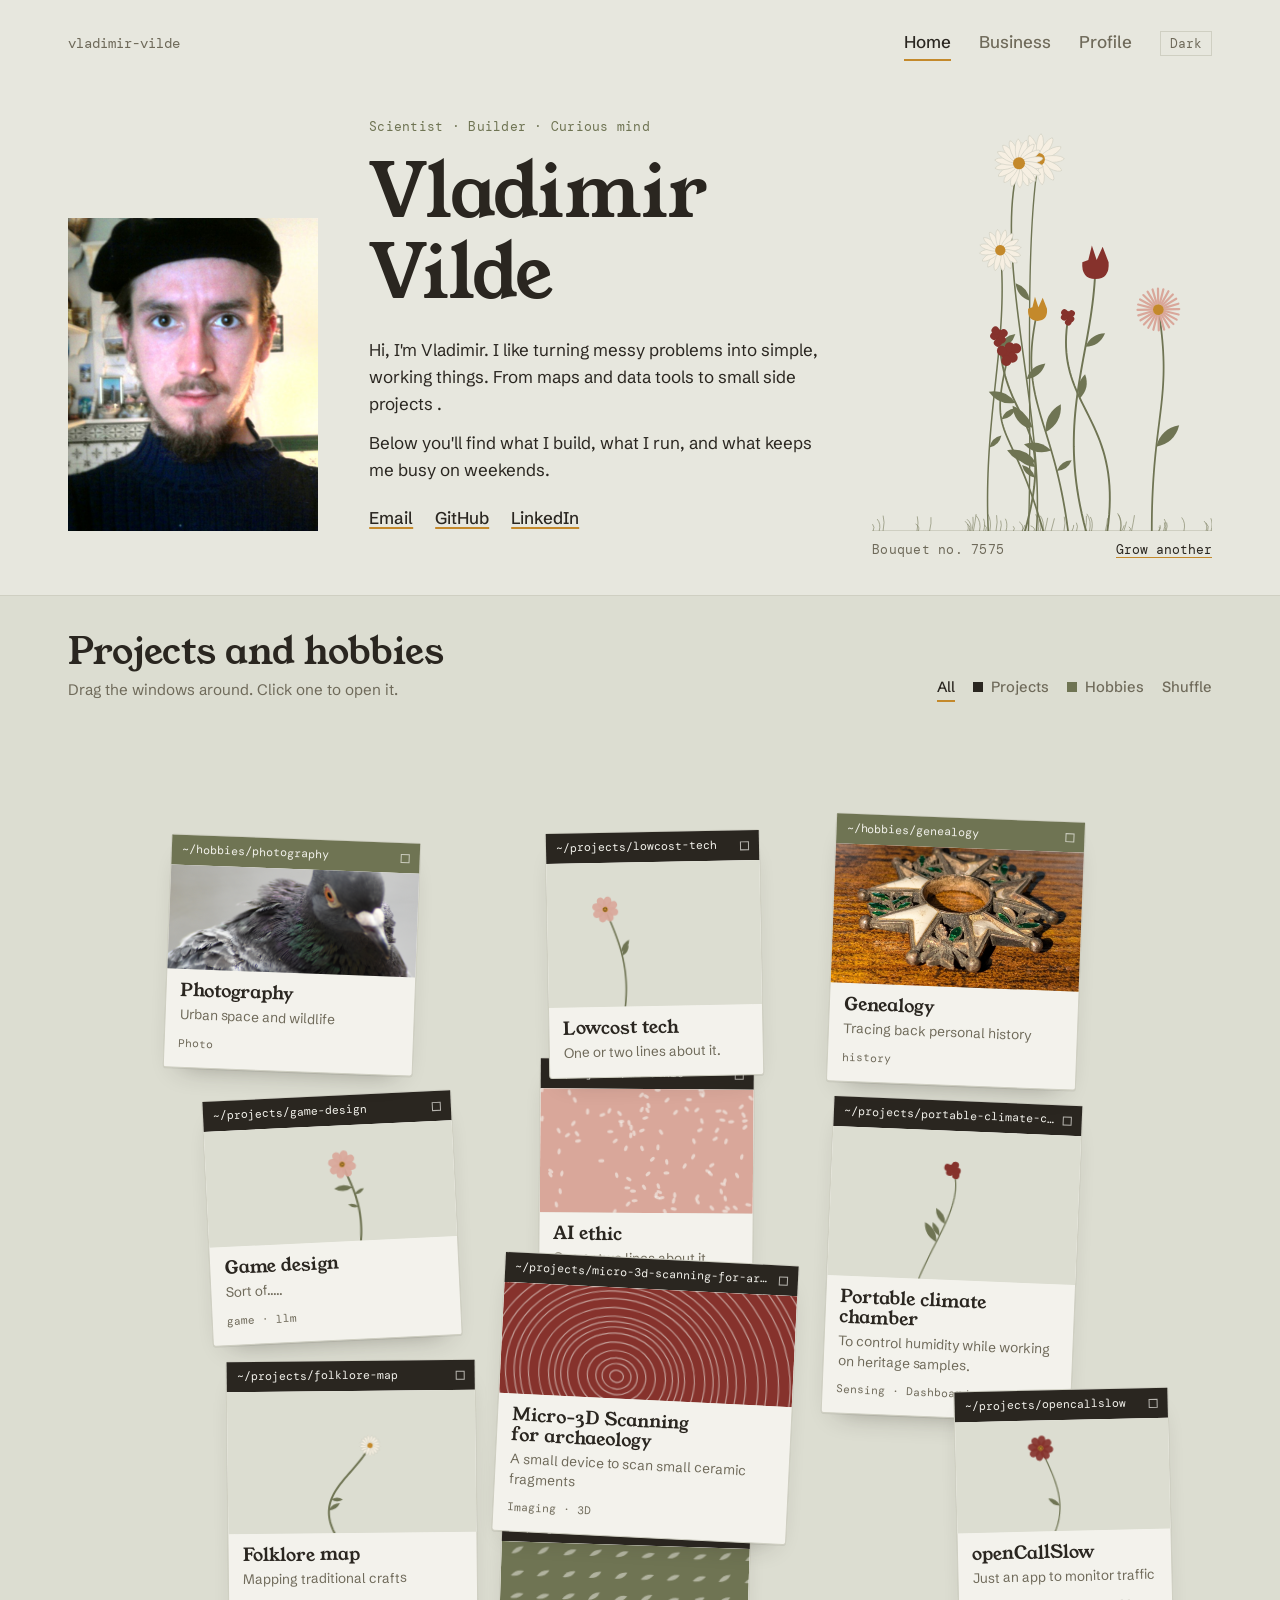
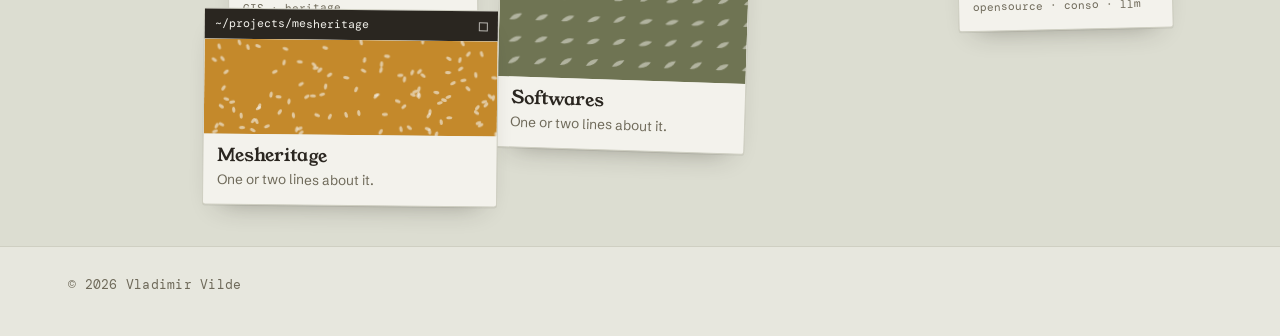
<file: index.html>
<!DOCTYPE html>
<html lang="en">
<head>
  <meta charset="utf-8">
  <meta name="viewport" content="width=device-width, initial-scale=1">
  <title>Vladimir Vilde</title>
  <meta name="description" content="Projects, hobbies and business of Vladimir Vilde.">
  <link rel="icon" href="assets/img/photo.svg">
  <link rel="preconnect" href="https://fonts.googleapis.com">
  <link rel="preconnect" href="https://fonts.gstatic.com" crossorigin>
  <link href="https://fonts.googleapis.com/css2?family=Young+Serif&family=Schibsted+Grotesk:wght@400;500;600&family=DM+Mono:wght@400;500&display=swap" rel="stylesheet">
  <link rel="stylesheet" href="assets/css/style.css?v=10">
  <script>try { if (localStorage.getItem("theme") === "dark") document.documentElement.dataset.theme = "dark"; } catch (e) {}</script>
</head>
<body>
  <header class="site-header">
    <div class="wrap">
      <a class="brand" href="index.html">vladimir-vilde</a>
      <div class="nav">
      <nav class="tabs">
        <a href="index.html" aria-current="page">Home</a>
        <a href="business.html">Business</a>
        <a href="profile.html">Profile</a>
      </nav>
      <button class="theme-toggle" id="theme-toggle" type="button">Dark</button>
      </div>
    </div>
  </header>

  <main>
    <section class="wrap hero" id="hero"></section>

    <section class="gallery" aria-labelledby="gallery-title">
      <div class="wrap gallery-head">
        <div>
          <h2 id="gallery-title">Projects and hobbies</h2>
          <p>Drag the windows around. Click one to open it.</p>
        </div>
        <div class="controls">
          <button class="filter" data-filter="all" aria-pressed="true">All</button>
          <button class="filter" data-filter="project" aria-pressed="false"><i class="swatch project"></i>Projects</button>
          <button class="filter" data-filter="hobby" aria-pressed="false"><i class="swatch hobby"></i>Hobbies</button>
          <button class="filter" id="shuffle">Shuffle</button>
        </div>
      </div>
      <div class="desktop" id="desktop"></div>
    </section>
  </main>

  <footer class="site-footer">
    <div class="wrap mono">
      <span>&copy; <span id="year"></span> <span data-name></span></span>
    </div>
  </footer>

  <script src="assets/js/data.js?v=11"></script>
  <script src="assets/js/garden.js?v=8"></script>
  <script src="assets/js/site.js?v=8"></script>
</body>
</html>
</file>
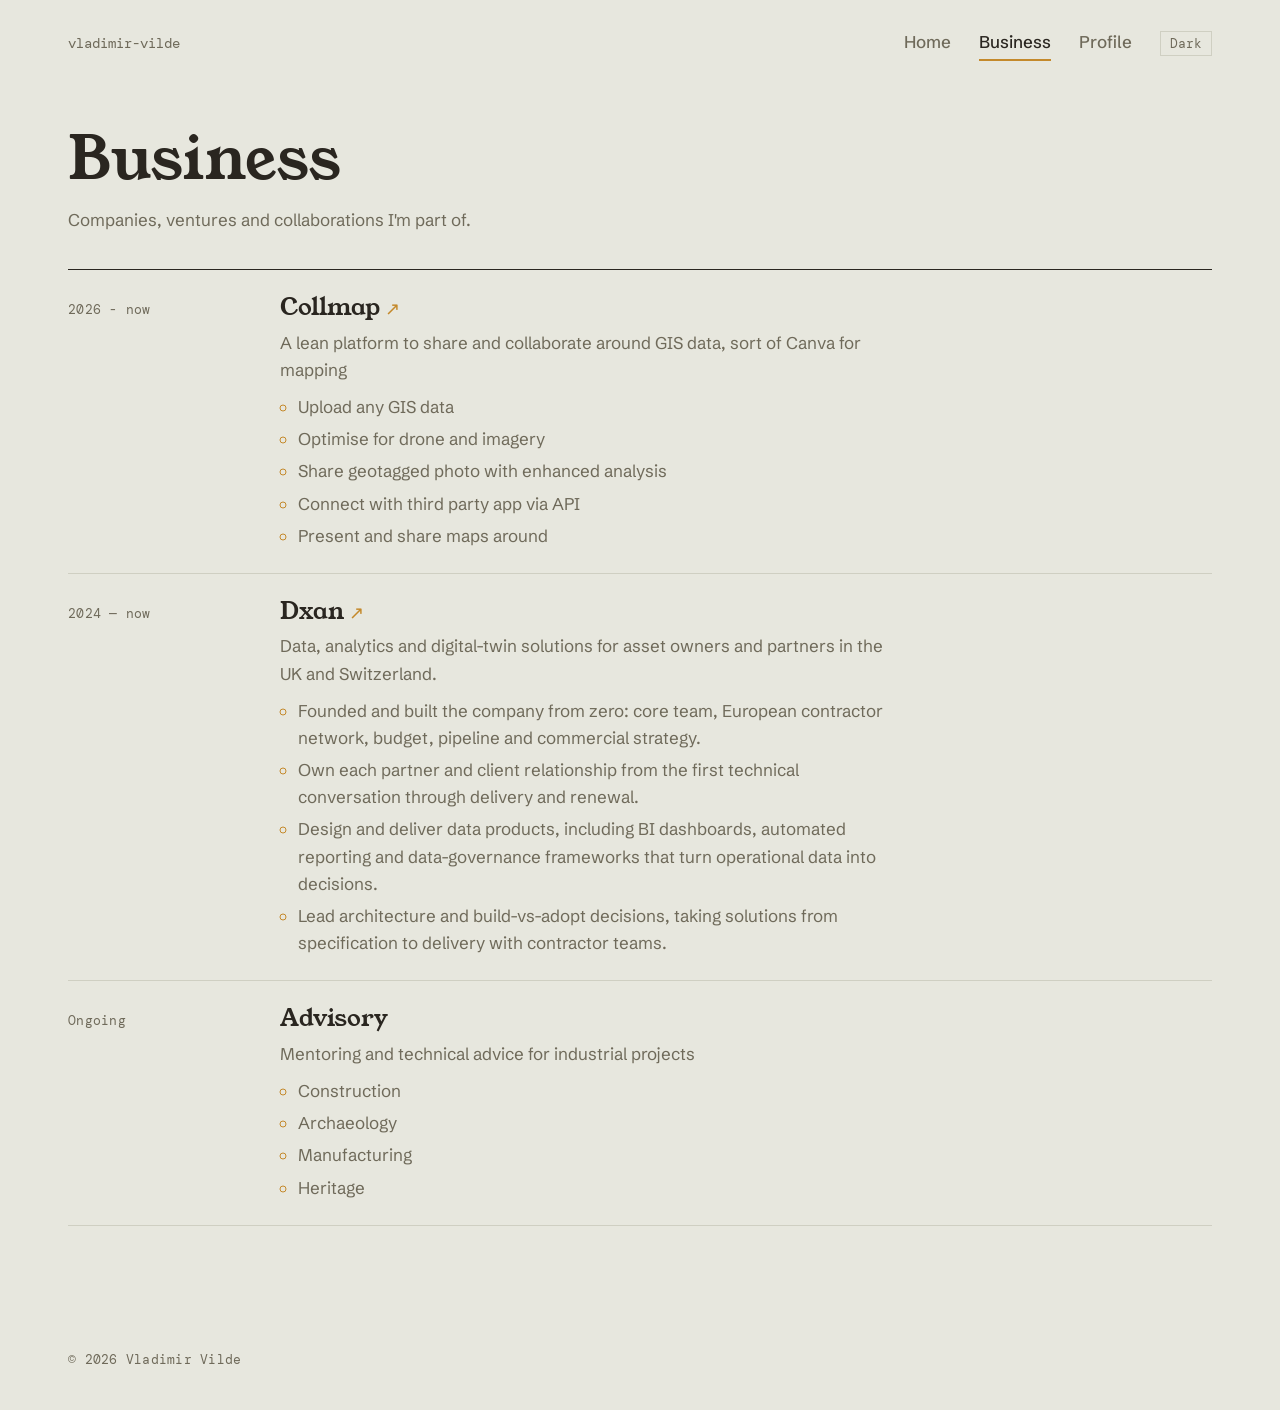
<file: business.html>
<!DOCTYPE html>
<html lang="en">
<head>
  <meta charset="utf-8">
  <meta name="viewport" content="width=device-width, initial-scale=1">
  <title>Business - Vladimir Vilde</title>
  <meta name="description" content="Companies and ventures.">
  <link rel="icon" href="assets/img/photo.svg">
  <link rel="preconnect" href="https://fonts.googleapis.com">
  <link rel="preconnect" href="https://fonts.gstatic.com" crossorigin>
  <link href="https://fonts.googleapis.com/css2?family=Young+Serif&family=Schibsted+Grotesk:wght@400;500;600&family=DM+Mono:wght@400;500&display=swap" rel="stylesheet">
  <link rel="stylesheet" href="assets/css/style.css?v=10">
  <script>try { if (localStorage.getItem("theme") === "dark") document.documentElement.dataset.theme = "dark"; } catch (e) {}</script>
</head>
<body>
  <header class="site-header">
    <div class="wrap">
      <a class="brand" href="index.html">vladimir-vilde</a>
      <div class="nav">
      <nav class="tabs">
        <a href="index.html">Home</a>
        <a href="business.html" aria-current="page">Business</a>
        <a href="profile.html">Profile</a>
      </nav>
      <button class="theme-toggle" id="theme-toggle" type="button">Dark</button>
      </div>
    </div>
  </header>

  <main class="wrap">
    <section class="page-head" data-page="business">
      <h1>Business</h1>
      <p>Companies, ventures and collaborations I'm part of.</p>
    </section>
    <ul class="ledger" id="list" data-source="business"></ul>
  </main>

  <footer class="site-footer">
    <div class="wrap mono">
      <span>&copy; <span id="year"></span> <span data-name></span></span>
    </div>
  </footer>

  <script src="assets/js/data.js?v=11"></script>
  <script src="assets/js/garden.js?v=8"></script>
  <script src="assets/js/site.js?v=8"></script>
</body>
</html>
</file>
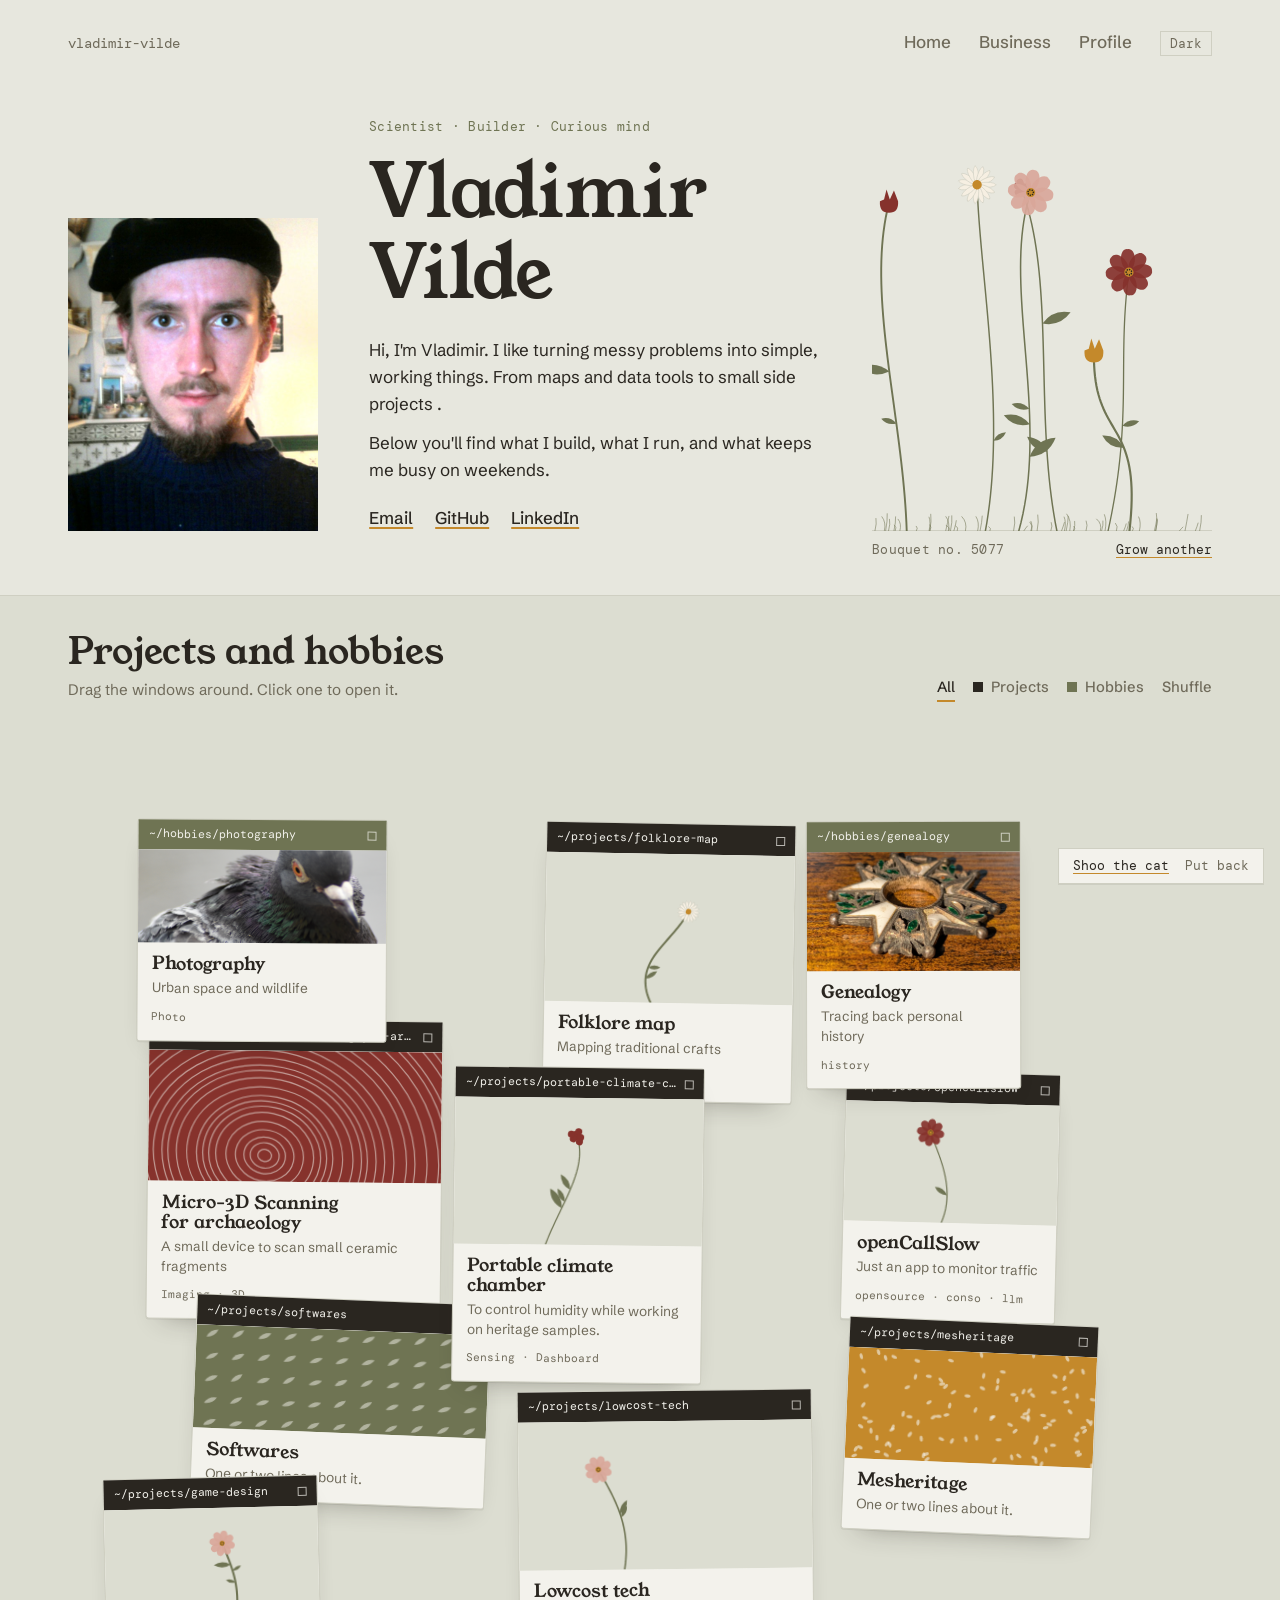
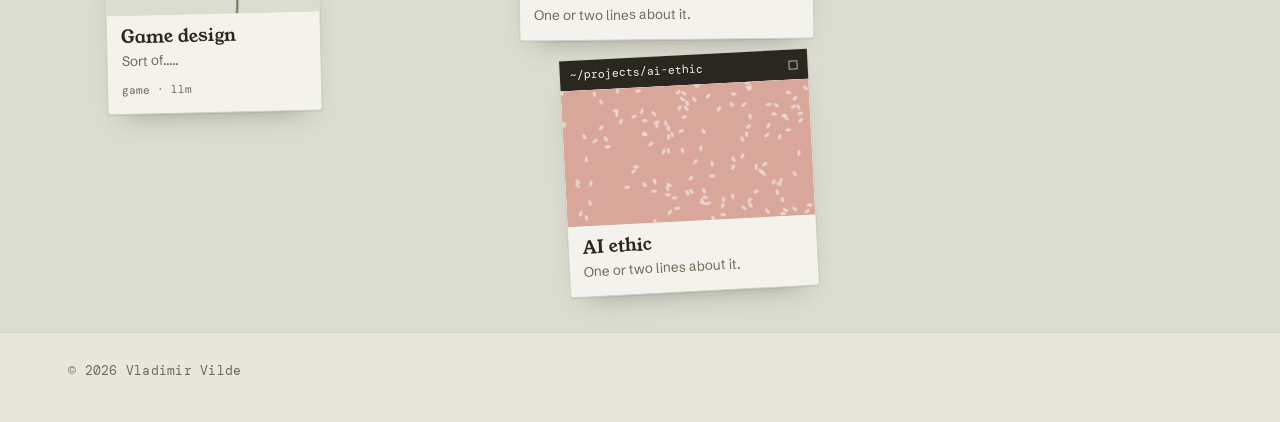
<file: cat.html>
<!DOCTYPE html>
<html lang="en">
<head>
  <meta charset="utf-8">
  <meta name="viewport" content="width=device-width, initial-scale=1">
  <title>Cat - Vladimir Vilde</title>
  <meta name="description" content="Experiment: a cat knocks the home page off the screen.">
  <meta name="robots" content="noindex">
  <link rel="icon" href="assets/img/photo.svg">
  <link rel="preconnect" href="https://fonts.googleapis.com">
  <link rel="preconnect" href="https://fonts.gstatic.com" crossorigin>
  <link href="https://fonts.googleapis.com/css2?family=Young+Serif&family=Schibsted+Grotesk:wght@400;500;600&family=DM+Mono:wght@400;500&display=swap" rel="stylesheet">
  <link rel="stylesheet" href="assets/css/style.css?v=10">
  <script>try { if (localStorage.getItem("theme") === "dark") document.documentElement.dataset.theme = "dark"; } catch (e) {}</script>
</head>
<body>
  <header class="site-header">
    <div class="wrap">
      <a class="brand" href="index.html">vladimir-vilde</a>
      <div class="nav">
      <nav class="tabs">
        <a href="index.html">Home</a>
        <a href="business.html">Business</a>
        <a href="profile.html">Profile</a>
      </nav>
      <button class="theme-toggle" id="theme-toggle" type="button">Dark</button>
      </div>
    </div>
  </header>

  <main>
    <section class="wrap hero" id="hero"></section>

    <section class="gallery" aria-labelledby="gallery-title">
      <div class="wrap gallery-head">
        <div>
          <h2 id="gallery-title">Projects and hobbies</h2>
          <p>Drag the windows around. Click one to open it.</p>
        </div>
        <div class="controls">
          <button class="filter" data-filter="all" aria-pressed="true">All</button>
          <button class="filter" data-filter="project" aria-pressed="false"><i class="swatch project"></i>Projects</button>
          <button class="filter" data-filter="hobby" aria-pressed="false"><i class="swatch hobby"></i>Hobbies</button>
          <button class="filter" id="shuffle">Shuffle</button>
        </div>
      </div>
      <div class="desktop" id="desktop"></div>
    </section>
  </main>

  <footer class="site-footer">
    <div class="wrap mono">
      <span>&copy; <span id="year"></span> <span data-name></span></span>
    </div>
  </footer>

  <script src="assets/js/data.js?v=11"></script>
  <script src="assets/js/garden.js?v=8"></script>
  <script src="assets/js/site.js?v=8"></script>
  <script src="assets/js/cat.js?v=1"></script>
  <script>window.PageCat.init();</script>
</body>
</html>
</file>
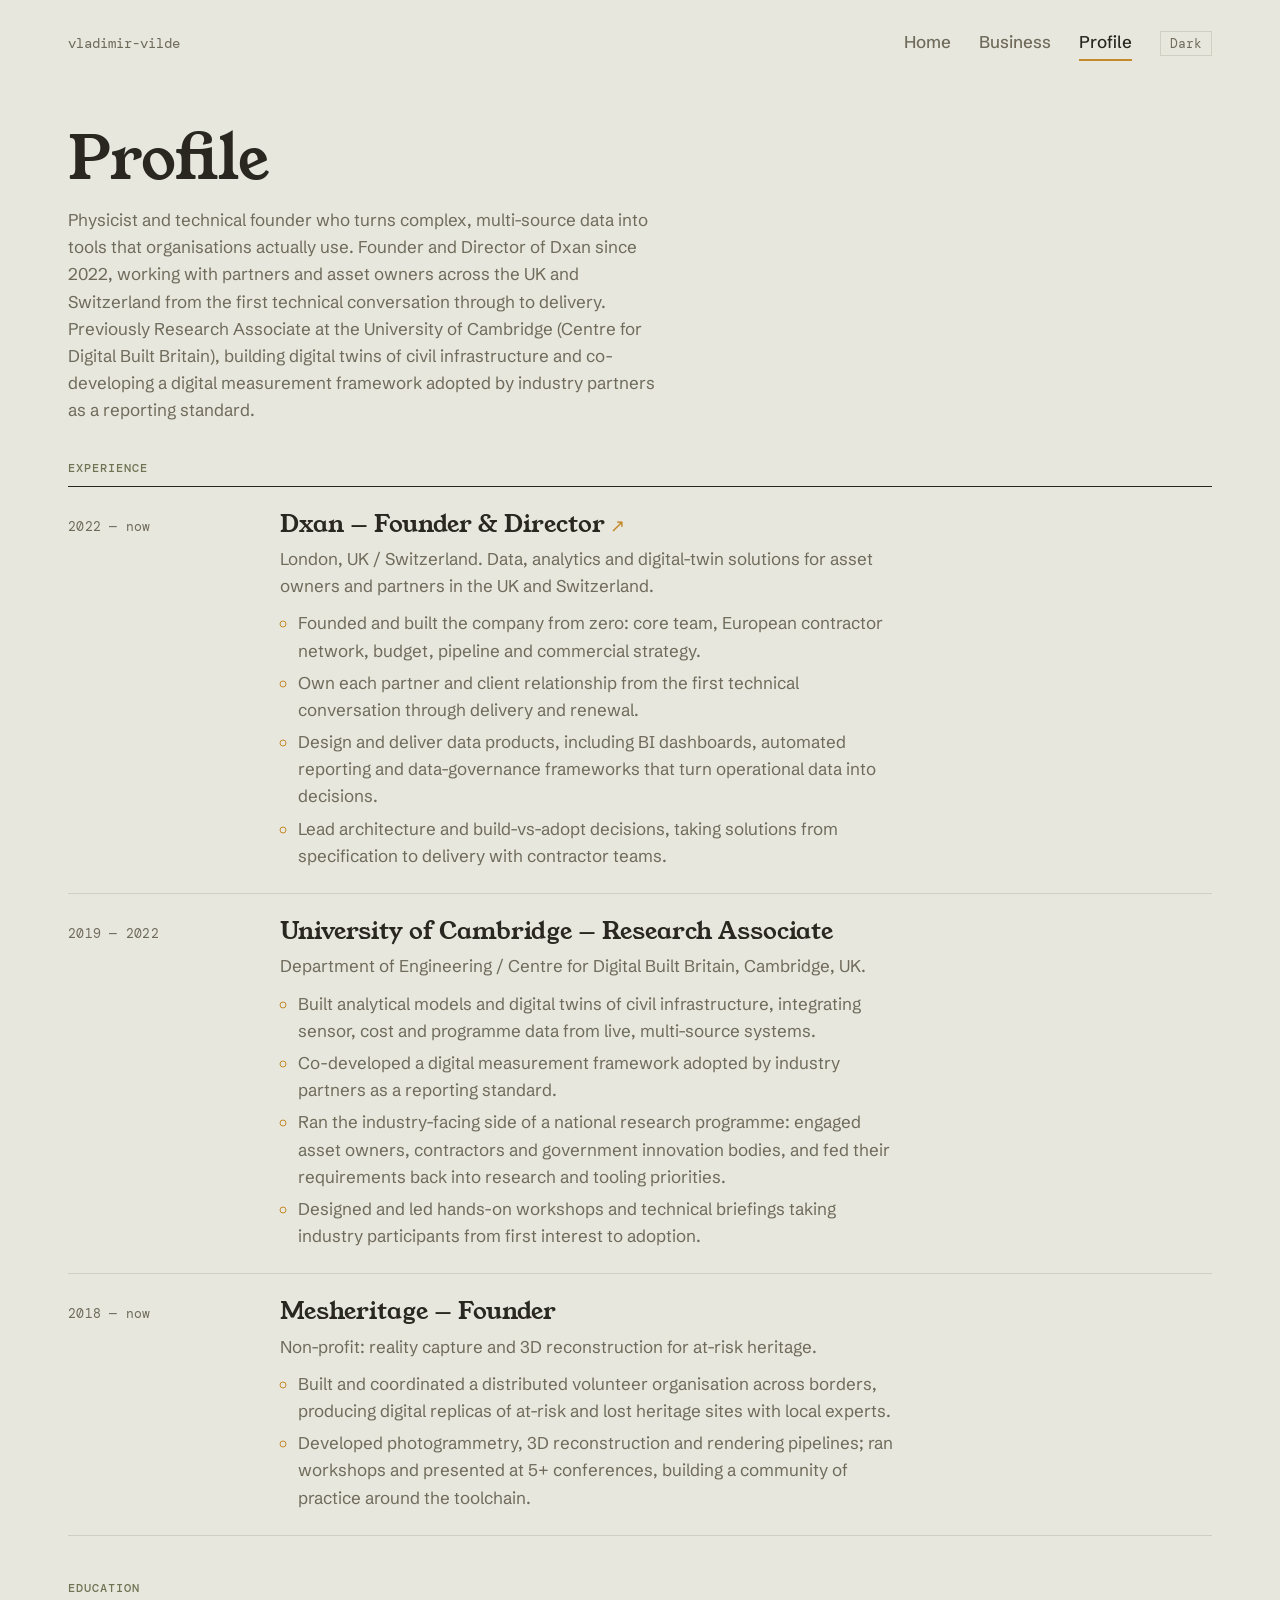
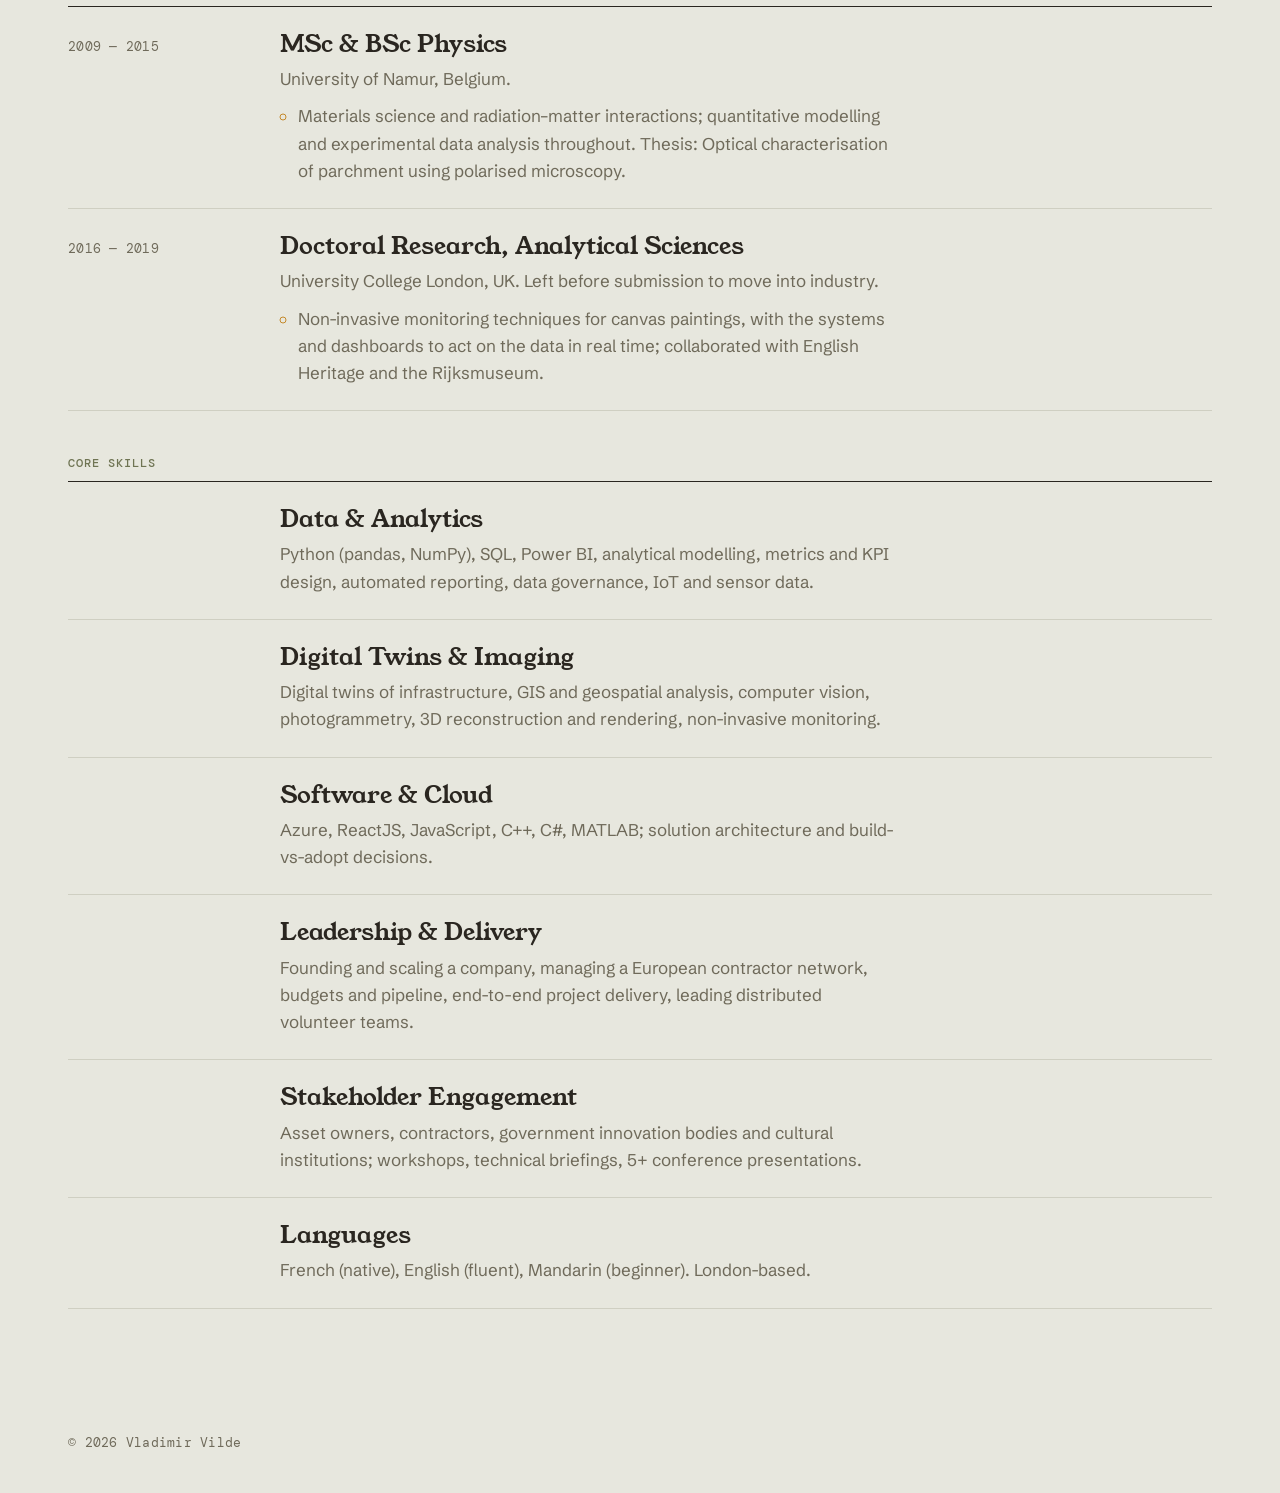
<file: profile.html>
<!DOCTYPE html>
<html lang="en">
<head>
  <meta charset="utf-8">
  <meta name="viewport" content="width=device-width, initial-scale=1">
  <title>Profile - Vladimir Vilde</title>
  <meta name="description" content="Experience, education and skills.">
  <link rel="icon" href="assets/img/photo.svg">
  <link rel="preconnect" href="https://fonts.googleapis.com">
  <link rel="preconnect" href="https://fonts.gstatic.com" crossorigin>
  <link href="https://fonts.googleapis.com/css2?family=Young+Serif&family=Schibsted+Grotesk:wght@400;500;600&family=DM+Mono:wght@400;500&display=swap" rel="stylesheet">
  <link rel="stylesheet" href="assets/css/style.css?v=10">
  <script>try { if (localStorage.getItem("theme") === "dark") document.documentElement.dataset.theme = "dark"; } catch (e) {}</script>
</head>
<body>
  <header class="site-header">
    <div class="wrap">
      <a class="brand" href="index.html">vladimir-vilde</a>
      <div class="nav">
      <nav class="tabs">
        <a href="index.html">Home</a>
        <a href="business.html">Business</a>
        <a href="profile.html" aria-current="page">Profile</a>
      </nav>
      <button class="theme-toggle" id="theme-toggle" type="button">Dark</button>
      </div>
    </div>
  </header>

  <main class="wrap">
    <section class="page-head" data-page="profile">
      <h1>Profile</h1>
      <p>Experience, education and the skills picked up along the way.</p>
    </section>
    <ul class="ledger" id="list" data-source="profile"></ul>
  </main>

  <footer class="site-footer">
    <div class="wrap mono">
      <span>&copy; <span id="year"></span> <span data-name></span></span>
    </div>
  </footer>

  <script src="assets/js/data.js?v=11"></script>
  <script src="assets/js/garden.js?v=8"></script>
  <script src="assets/js/site.js?v=8"></script>
</body>
</html>
</file>
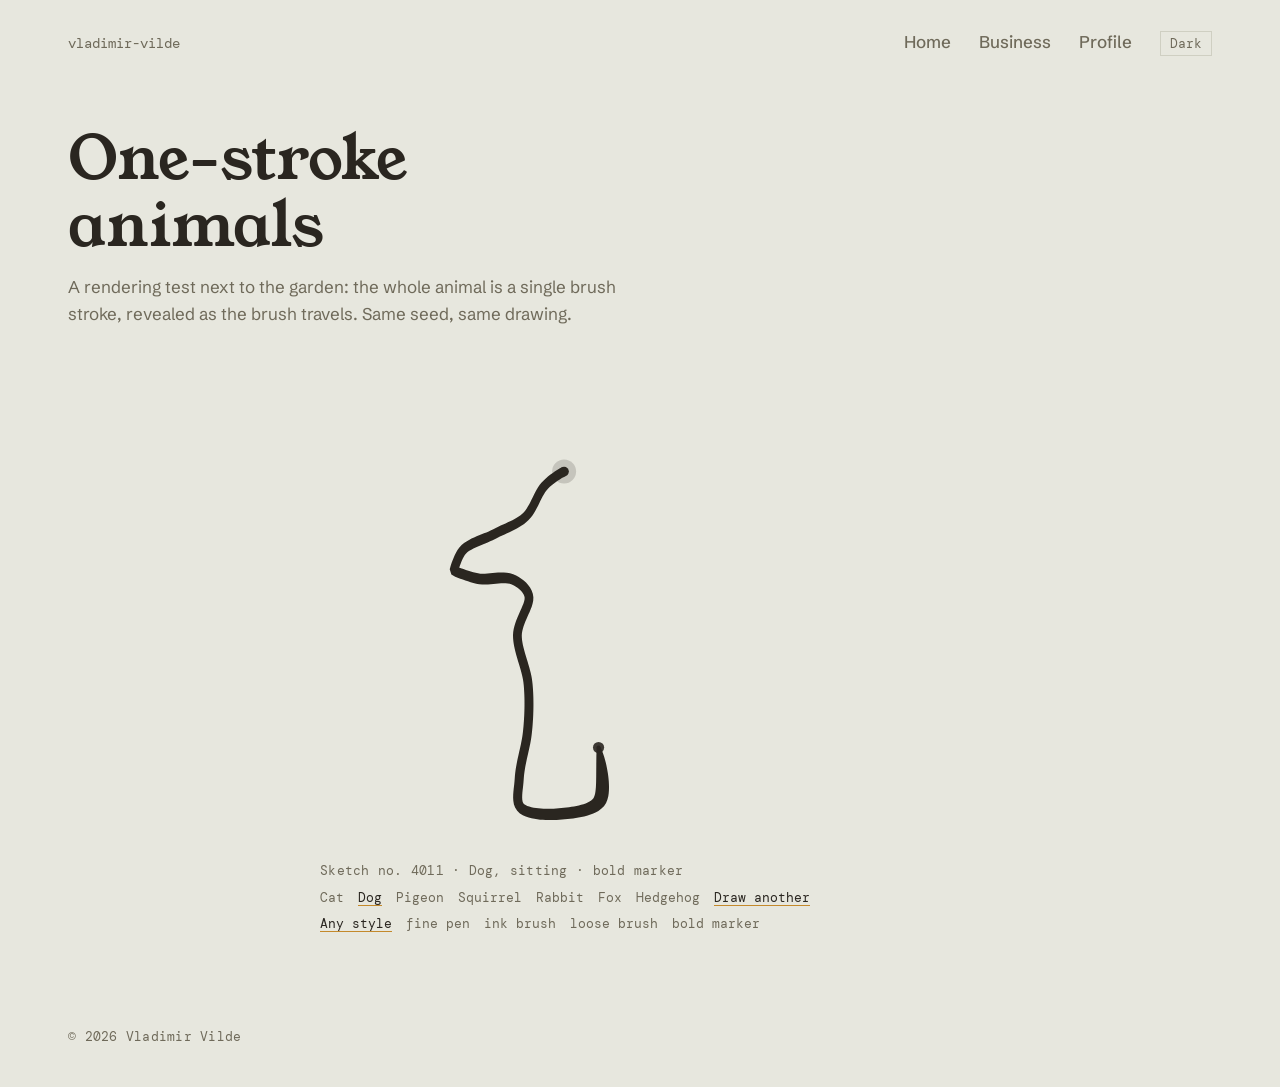
<file: sketch.html>
<!DOCTYPE html>
<html lang="en">
<head>
  <meta charset="utf-8">
  <meta name="viewport" content="width=device-width, initial-scale=1">
  <title>Sketches - Vladimir Vilde</title>
  <meta name="description" content="Rendering test: animals drawn in one brush stroke.">
  <meta name="robots" content="noindex">
  <link rel="icon" href="assets/img/photo.svg">
  <link rel="preconnect" href="https://fonts.googleapis.com">
  <link rel="preconnect" href="https://fonts.gstatic.com" crossorigin>
  <link href="https://fonts.googleapis.com/css2?family=Young+Serif&family=Schibsted+Grotesk:wght@400;500;600&family=DM+Mono:wght@400;500&display=swap" rel="stylesheet">
  <link rel="stylesheet" href="assets/css/style.css?v=10">
  <script>try { if (localStorage.getItem("theme") === "dark") document.documentElement.dataset.theme = "dark"; } catch (e) {}</script>
</head>
<body>
  <header class="site-header">
    <div class="wrap">
      <a class="brand" href="index.html">vladimir-vilde</a>
      <div class="nav">
      <nav class="tabs">
        <a href="index.html">Home</a>
        <a href="business.html">Business</a>
        <a href="profile.html">Profile</a>
      </nav>
      <button class="theme-toggle" id="theme-toggle" type="button">Dark</button>
      </div>
    </div>
  </header>

  <main class="wrap">
    <section class="page-head">
      <h1>One-stroke animals</h1>
      <p>A rendering test next to the garden: the whole animal is a single brush stroke, revealed as the brush travels. Same seed, same drawing.</p>
    </section>

    <section class="sketch" aria-label="Animated sketch">
      <div class="sketch-paper"><canvas></canvas></div>
      <div class="sketch-meta mono">
        <span>Sketch no. <span id="sketch-seed"></span> · <span id="sketch-name"></span> · <span id="sketch-style"></span></span>
        <div class="sketch-pick" id="sketch-pick">
          <button type="button" id="redraw">Draw another</button>
        </div>
        <div class="sketch-pick sketch-styles" id="sketch-styles"></div>
      </div>
    </section>
  </main>

  <footer class="site-footer">
    <div class="wrap mono">
      <span>&copy; <span id="year"></span> <span data-name></span></span>
    </div>
  </footer>

  <script src="assets/js/data.js?v=11"></script>
  <script src="assets/js/garden.js?v=8"></script>
  <script src="assets/js/sketch.js?v=4"></script>
  <script src="assets/js/site.js?v=8"></script>
  <script>
    (function () {
      const $ = (s) => document.querySelector(s);
      // a chosen style sticks until "Any style"; the animal is re-rolled unless its button was used
      let style;
      const sk = window.Sketch.sketch($(".sketch-paper canvas"), (info) => {
        $("#sketch-seed").textContent = info.seed;
        $("#sketch-name").textContent = info.label + ", " + info.poseLabel;
        $("#sketch-style").textContent = info.styleLabel;
        document.querySelectorAll("#sketch-pick [data-animal]").forEach((b) =>
          b.setAttribute("aria-pressed", String(b.dataset.animal === info.name)));
        document.querySelectorAll("#sketch-styles [data-style]").forEach((b) =>
          b.setAttribute("aria-pressed", String((b.dataset.style || undefined) === style)));
        history.replaceState(null, "", `?animal=${info.name}&pose=${info.pose}&seed=${info.seed}${style ? "&style=" + style : ""}`);
      });
      // one button per animal, "Draw another" keeps the random pick
      const pick = $("#sketch-pick");
      window.Sketch.NAMES.forEach((n) => {
        const b = document.createElement("button");
        b.type = "button"; b.dataset.animal = n; b.textContent = window.Sketch.labelOf(n);
        b.addEventListener("click", () => sk.paint(n, undefined, style));
        pick.insertBefore(b, $("#redraw"));
      });
      // one button per way of drawing
      const styles = $("#sketch-styles");
      [{ key: "", label: "Any style" }, ...window.Sketch.STYLES].forEach((st) => {
        const b = document.createElement("button");
        b.type = "button"; b.dataset.style = st.key; b.textContent = st.label;
        b.addEventListener("click", () => { style = st.key || undefined; sk.paint(sk.name, undefined, style); });
        styles.appendChild(b);
      });
      $("#redraw").addEventListener("click", () => sk.paint(undefined, undefined, style));
      $(".sketch-paper canvas").addEventListener("click", () => sk.paint(sk.name, undefined, style));
      const q = new URLSearchParams(location.search);
      style = q.get("style") || undefined;
      sk.paint(q.get("animal") || undefined, q.has("seed") ? +q.get("seed") : undefined, style, q.has("pose") ? +q.get("pose") : undefined);
    })();
  </script>
</body>
</html>
</file>
<file: assets/css/style.css>
/* ---------- Tokens: pale autumn fog ---------- */
:root {
  --fog: #e7e7de;        /* page ground */
  --fog-deep: #dcddd1;   /* desktop band */
  --paper: #f3f2ec;
  --bark: #2a2620;       /* ink */
  --muted: #6f6a5a;
  --line: #cfcfc2;
  --moss: #6f7453;
  --ochre: #c4892b;
  --beet: #86322c;
  --blush: #d9a79a;
  --petal: #f6efe2;
  --bar-ink: #f3f2ec;
  --shadow: 0 1px 0 rgba(42, 38, 32, .08), 0 14px 28px -18px rgba(42, 38, 32, .45);

  --f-display: "Young Serif", "Iowan Old Style", Georgia, serif;
  --f-body: "Schibsted Grotesk", "Segoe UI", system-ui, sans-serif;
  --f-mono: "DM Mono", ui-monospace, Consolas, monospace;

  --gutter: clamp(16px, 4vw, 48px);
  color-scheme: light;
}

/* Light is the default; dark only when the visitor picks it with the header toggle */
:root[data-theme="dark"] {
  --fog: #1b1c18;
  --fog-deep: #161713;
  --paper: #24251f;
  --bark: #ebe7da;
  --muted: #a39d8a;
  --line: #36372e;
  --moss: #8e9470;
  --ochre: #d9a049;
  --beet: #c0584e;
  --blush: #c98f82;
  --petal: #efe6d4;
  --bar-ink: #1b1c18;
  --shadow: 0 1px 0 rgba(0, 0, 0, .3), 0 16px 30px -16px rgba(0, 0, 0, .7);
  color-scheme: dark;
}

/* ---------- Base ---------- */
* { box-sizing: border-box; }
body {
  margin: 0;
  background: var(--fog);
  color: var(--bark);
  font: 17px/1.6 var(--f-body);
  -webkit-font-smoothing: antialiased;
}
img { max-width: 100%; }
a { color: inherit; text-decoration-color: var(--ochre); text-underline-offset: 3px; text-decoration-thickness: 1.5px; }
a:hover { color: var(--beet); }
:focus-visible { outline: 2px solid var(--ochre); outline-offset: 3px; }
h1, h2, h3 { font-family: var(--f-display); font-weight: 400; line-height: 1.1; margin: 0; text-wrap: balance; }

.wrap { max-width: 1240px; margin: 0 auto; padding-inline: var(--gutter); }
.mono { font-family: var(--f-mono); font-size: .8rem; letter-spacing: .02em; }

/* ---------- Header ---------- */
.site-header .wrap {
  display: flex; align-items: baseline; justify-content: space-between;
  gap: 24px; padding-block: 28px 0;
}
.brand { font-family: var(--f-mono); font-size: .85rem; text-decoration: none; color: var(--muted); }
.brand:hover { color: var(--bark); }
.tabs { display: flex; gap: 28px; }
.tabs a {
  text-decoration: none; color: var(--muted); font-weight: 500; padding-bottom: 4px;
  border-bottom: 2px solid transparent;
}
.tabs a:hover { color: var(--bark); }
.tabs a[aria-current="page"] { color: var(--bark); border-bottom-color: var(--ochre); }
.nav { display: flex; align-items: baseline; gap: 28px; }
.theme-toggle {
  font: .8rem var(--f-mono); color: var(--muted); background: none; cursor: pointer;
  border: 1px solid var(--line); padding: 3px 9px;
}
.theme-toggle:hover { color: var(--bark); border-color: var(--bark); }

/* ---------- Hero ---------- */
.hero {
  display: grid;
  grid-template-columns: minmax(180px, 250px) minmax(0, 1fr) minmax(220px, 340px);
  gap: clamp(24px, 4vw, 56px);
  align-items: end;
  padding-block: 56px 64px;
}
.hero-photo { margin: 0; }
.hero-photo img {
  display: block; width: 100%; aspect-ratio: 4 / 5; object-fit: cover;
  background: var(--fog-deep);
}
.hero-photo figcaption { margin-top: 8px; color: var(--muted); }
.hero-text { max-width: 58ch; }
.hero-text .role { color: var(--moss); margin-bottom: 14px; }
.hero h1 { font-size: clamp(2.6rem, 6vw, 4.6rem); letter-spacing: -.01em; margin-bottom: 22px; }
.hero-text p { margin: 0 0 12px; }
.links { display: flex; flex-wrap: wrap; gap: 6px 22px; margin-top: 20px; }
.links a { font-weight: 500; }

.garden { position: relative; align-self: stretch; min-height: 320px; }
.garden canvas { position: absolute; inset: 0; width: 100%; height: 100%; display: block; }
.garden-meta {
  position: absolute; left: 0; right: 0; bottom: -30px;
  display: flex; justify-content: space-between; align-items: baseline; color: var(--muted);
}
.garden-meta button {
  font: inherit; color: var(--bark); background: none; border: 0; padding: 0; cursor: pointer;
  text-decoration: underline; text-decoration-color: var(--ochre); text-underline-offset: 3px;
}
.garden-meta button:hover { color: var(--beet); }

/* ---------- One-stroke sketches (sketch.html) ---------- */
.sketch { max-width: 640px; margin: 8px auto 64px; }
.sketch-paper { position: relative; aspect-ratio: 4 / 3; cursor: pointer; }
.sketch-paper canvas { position: absolute; inset: 0; width: 100%; height: 100%; display: block; }
.sketch-meta {
  display: flex; flex-wrap: wrap; justify-content: space-between; align-items: baseline;
  gap: 6px 18px; margin-top: 10px; color: var(--muted);
}
.sketch-pick { display: flex; flex-wrap: wrap; gap: 6px 14px; }
.sketch-styles { flex-basis: 100%; }
.sketch-meta button {
  font: inherit; color: var(--muted); background: none; border: 0; padding: 0; cursor: pointer;
  text-decoration: underline; text-decoration-color: transparent; text-underline-offset: 3px;
}
.sketch-meta button:hover, .sketch-meta button[aria-pressed="true"] { color: var(--bark); text-decoration-color: var(--ochre); }
.sketch-meta #redraw { color: var(--bark); text-decoration-color: var(--ochre); }
.sketch-meta #redraw:hover { color: var(--beet); }

/* ---------- Page cat (cat.html) ---------- */
.page-cat { position: fixed; inset: 0; width: 100%; height: 100%; pointer-events: none; z-index: 9001; }
.page-cat-ui {
  position: fixed; right: 16px; bottom: 16px; z-index: 9002;
  display: flex; gap: 16px; padding: 7px 14px;
  background: var(--paper); border: 1px solid var(--line); box-shadow: var(--shadow); color: var(--muted);
}
.page-cat-ui button {
  font: inherit; color: var(--bark); background: none; border: 0; padding: 0; cursor: pointer;
  text-decoration: underline; text-decoration-color: var(--ochre); text-underline-offset: 3px;
}
.page-cat-ui button:hover { color: var(--beet); }
.page-cat-ui button:disabled { color: var(--muted); text-decoration-color: transparent; cursor: default; }

/* ---------- Desktop gallery (full-bleed) ---------- */
.gallery { background: var(--fog-deep); border-block: 1px solid var(--line); }
.gallery-head {
  display: flex; flex-wrap: wrap; align-items: end; justify-content: space-between;
  gap: 16px; padding-block: 36px 8px;
}
.gallery-head h2 { font-size: clamp(1.7rem, 3vw, 2.3rem); }
.gallery-head p { margin: 6px 0 0; color: var(--muted); font-size: .95rem; }

.controls { display: flex; flex-wrap: wrap; align-items: center; gap: 6px 18px; }
.filter {
  font: 500 .92rem var(--f-body); color: var(--muted); cursor: pointer;
  background: none; border: 0; padding: 4px 0; display: inline-flex; align-items: center; gap: 8px;
  border-bottom: 2px solid transparent;
}
.filter:hover { color: var(--bark); }
.filter[aria-pressed="true"] { color: var(--bark); border-bottom-color: var(--ochre); }
.swatch { width: 10px; height: 10px; display: inline-block; }
.swatch.project { background: var(--bark); }
.swatch.hobby { background: var(--moss); }

.desktop {
  position: relative;
  width: 100%;
  min-height: 560px;
  overflow: hidden;
  transition: height .4s ease;
}

.win {
  position: absolute;
  width: var(--w, 240px);
  background: var(--paper);
  border: 1px solid var(--line);
  border-radius: 3px;
  box-shadow: var(--shadow);
  transform: rotate(var(--rot, 0deg));
  transition: left .7s cubic-bezier(.2, .8, .2, 1), top .7s cubic-bezier(.2, .8, .2, 1),
              transform .25s ease, opacity .3s ease;
  user-select: none;
  touch-action: none;
}
.win:hover { transform: rotate(0deg); }
.win.dragging { transition: transform .2s ease; transform: rotate(0deg) scale(1.03); cursor: grabbing; }
.win.hidden { opacity: 0; pointer-events: none; }

.win-bar {
  display: flex; align-items: center; justify-content: space-between; gap: 8px;
  padding: 6px 10px; cursor: grab;
  background: var(--bar-bg, var(--bark)); color: var(--bar-ink);
  font-family: var(--f-mono); font-size: .72rem;
}
.win[data-type="hobby"] .win-bar { background: var(--bar-bg, var(--moss)); }
.win-bar span:first-child { overflow: hidden; white-space: nowrap; text-overflow: ellipsis; }
.win-bar .box { width: 9px; height: 9px; border: 1.5px solid currentColor; flex: none; opacity: .7; }

.win-media { position: relative; height: var(--mh, 120px); background: var(--fog); }
.win-media img, .win-media canvas { position: absolute; inset: 0; width: 100%; height: 100%; object-fit: cover; display: block; pointer-events: none; }

.win-body { padding: 12px 14px 14px; }
.win-body h3 { font-size: 1.12rem; margin-bottom: 4px; font-family: var(--card-font, var(--f-display)); color: var(--title-color, inherit); }
.win-body p { margin: 0; font-size: .85rem; color: var(--text-color, var(--muted)); line-height: 1.45; }
.tags { margin-top: 10px; color: var(--muted); font-family: var(--f-mono); font-size: .7rem; }
.win-media, .win-body { cursor: pointer; }
.win:hover h3 { color: var(--beet); }

/* ---------- Detail window (opened from the gallery) ---------- */
.detail {
  width: min(860px, calc(100vw - 32px));
  max-height: calc(100vh - 48px);
  padding: 0; border: 1px solid var(--line); border-radius: 3px;
  background: var(--paper); color: var(--bark);
  box-shadow: 0 30px 80px -20px rgba(20, 18, 14, .55);
  overflow: hidden;
}
.detail[open] { display: flex; flex-direction: column; animation: pop .28s cubic-bezier(.2, .8, .2, 1); }
.detail::backdrop { background: rgba(30, 28, 22, .45); backdrop-filter: blur(3px); animation: fade .28s ease; }
@keyframes pop { from { opacity: 0; transform: translateY(14px) scale(.97); } }
@keyframes fade { from { opacity: 0; } }

.detail .win-bar { cursor: default; padding: 8px 12px; font-size: .78rem; flex: none; }
.detail[data-type="hobby"] .win-bar { background: var(--bar-bg, var(--moss)); }
.detail-close {
  font: inherit; color: inherit; background: none; border: 1.5px solid currentColor;
  width: 20px; height: 20px; line-height: 1; padding: 0; cursor: pointer; opacity: .8;
}
.detail-close:hover { opacity: 1; }

.detail-scroll { overflow-y: auto; }
.detail-media { position: relative; height: clamp(180px, 34vh, 320px); background: var(--fog); }
.detail-media img, .detail-media canvas { position: absolute; inset: 0; width: 100%; height: 100%; object-fit: cover; display: block; }
.detail-thumbs { display: flex; gap: 8px; padding: 10px 24px 0; overflow-x: auto; }
.detail-thumbs button { flex: none; padding: 0; border: 2px solid transparent; background: none; cursor: pointer; }
.detail-thumbs button[aria-current="true"] { border-color: var(--ochre); }
.detail-thumbs img { display: block; width: 72px; height: 52px; object-fit: cover; }

.detail-body {
  display: grid; grid-template-columns: minmax(0, 1fr) 200px; gap: 16px 40px;
  padding: 24px 24px 28px;
}
.detail-body h2 { font-size: clamp(1.8rem, 3.5vw, 2.4rem); margin-bottom: 12px; font-family: var(--card-font, var(--f-display)); color: var(--title-color, inherit); }
.detail-body .text p { margin: 0 0 12px; max-width: 60ch; color: var(--text-color, inherit); }
.facts { margin: 0; display: grid; gap: 14px; align-content: start; }
.facts dt { color: var(--muted); font: .72rem var(--f-mono); letter-spacing: .04em; text-transform: uppercase; }
.facts dd { margin: 2px 0 0; }
.facts dd a { display: block; font-weight: 500; }

/* ---------- Ledger pages (business / profile) ---------- */
.page-head { padding-block: 64px 36px; max-width: 60ch; }
.page-head h1 { font-size: clamp(2.4rem, 5vw, 3.8rem); }
.page-head p { color: var(--muted); margin: 14px 0 0; }

.ledger { list-style: none; padding: 0; margin: 0 0 96px; border-top: 1px solid var(--bark); }
.entry {
  display: grid; grid-template-columns: 180px minmax(0, 1fr); gap: 8px 32px;
  padding-block: 24px; border-bottom: 1px solid var(--line);
}
.entry .meta { color: var(--muted); padding-top: 6px; font-variant-numeric: tabular-nums; }
.entry h2 { font-size: 1.5rem; }
.entry h2 a { text-decoration: none; }
.entry h2 a::after { content: " \2197"; color: var(--ochre); font-size: .75em; }
.entry h2 a:hover { color: var(--beet); }
.entry p { margin: 8px 0 0; max-width: 62ch; color: var(--muted); }
.entry .points { margin: 10px 0 0; padding-left: 18px; max-width: 62ch; color: var(--muted); display: grid; gap: 5px; }
.entry .points li::marker { color: var(--ochre); }
.ledger:has(> .ledger-section:first-child) { border-top: 0; }
.ledger-section { padding-block: 44px 10px; border-bottom: 1px solid var(--bark); }
.ledger-section:first-child { padding-top: 0; }
.ledger-section h2 { font: 500 .78rem var(--f-mono); letter-spacing: .08em; text-transform: uppercase; color: var(--moss); }

/* ---------- Footer ---------- */
.site-footer .wrap {
  display: flex; justify-content: space-between; flex-wrap: wrap; gap: 8px;
  padding-block: 28px 40px; color: var(--muted);
}

/* ---------- Responsive ---------- */
@media (max-width: 980px) {
  .hero { grid-template-columns: minmax(160px, 220px) minmax(0, 1fr); }
  .garden { grid-column: 1 / -1; min-height: 260px; margin-bottom: 30px; }
}

@media (max-width: 640px) {
  body { font-size: 16px; }
  .site-header .wrap { flex-direction: column; gap: 12px; }
  .hero { grid-template-columns: 1fr; padding-block: 32px 48px; }
  .hero-photo { max-width: 200px; }
  .garden { min-height: 220px; }
  .desktop {
    min-height: 0; height: auto !important;
    padding: 24px var(--gutter) 32px;
    display: flex; flex-direction: column; gap: 18px;
  }
  .win { position: relative; left: auto !important; top: auto !important; width: 100% !important; }
  .win.hidden { display: none; }
  .entry { grid-template-columns: 1fr; }
  .detail-body { grid-template-columns: 1fr; padding: 20px 16px 24px; }
  .detail-thumbs { padding-inline: 16px; }
  .entry .meta { padding-top: 0; }
}

@media (prefers-reduced-motion: reduce) {
  * { transition: none !important; }
}
</file>
